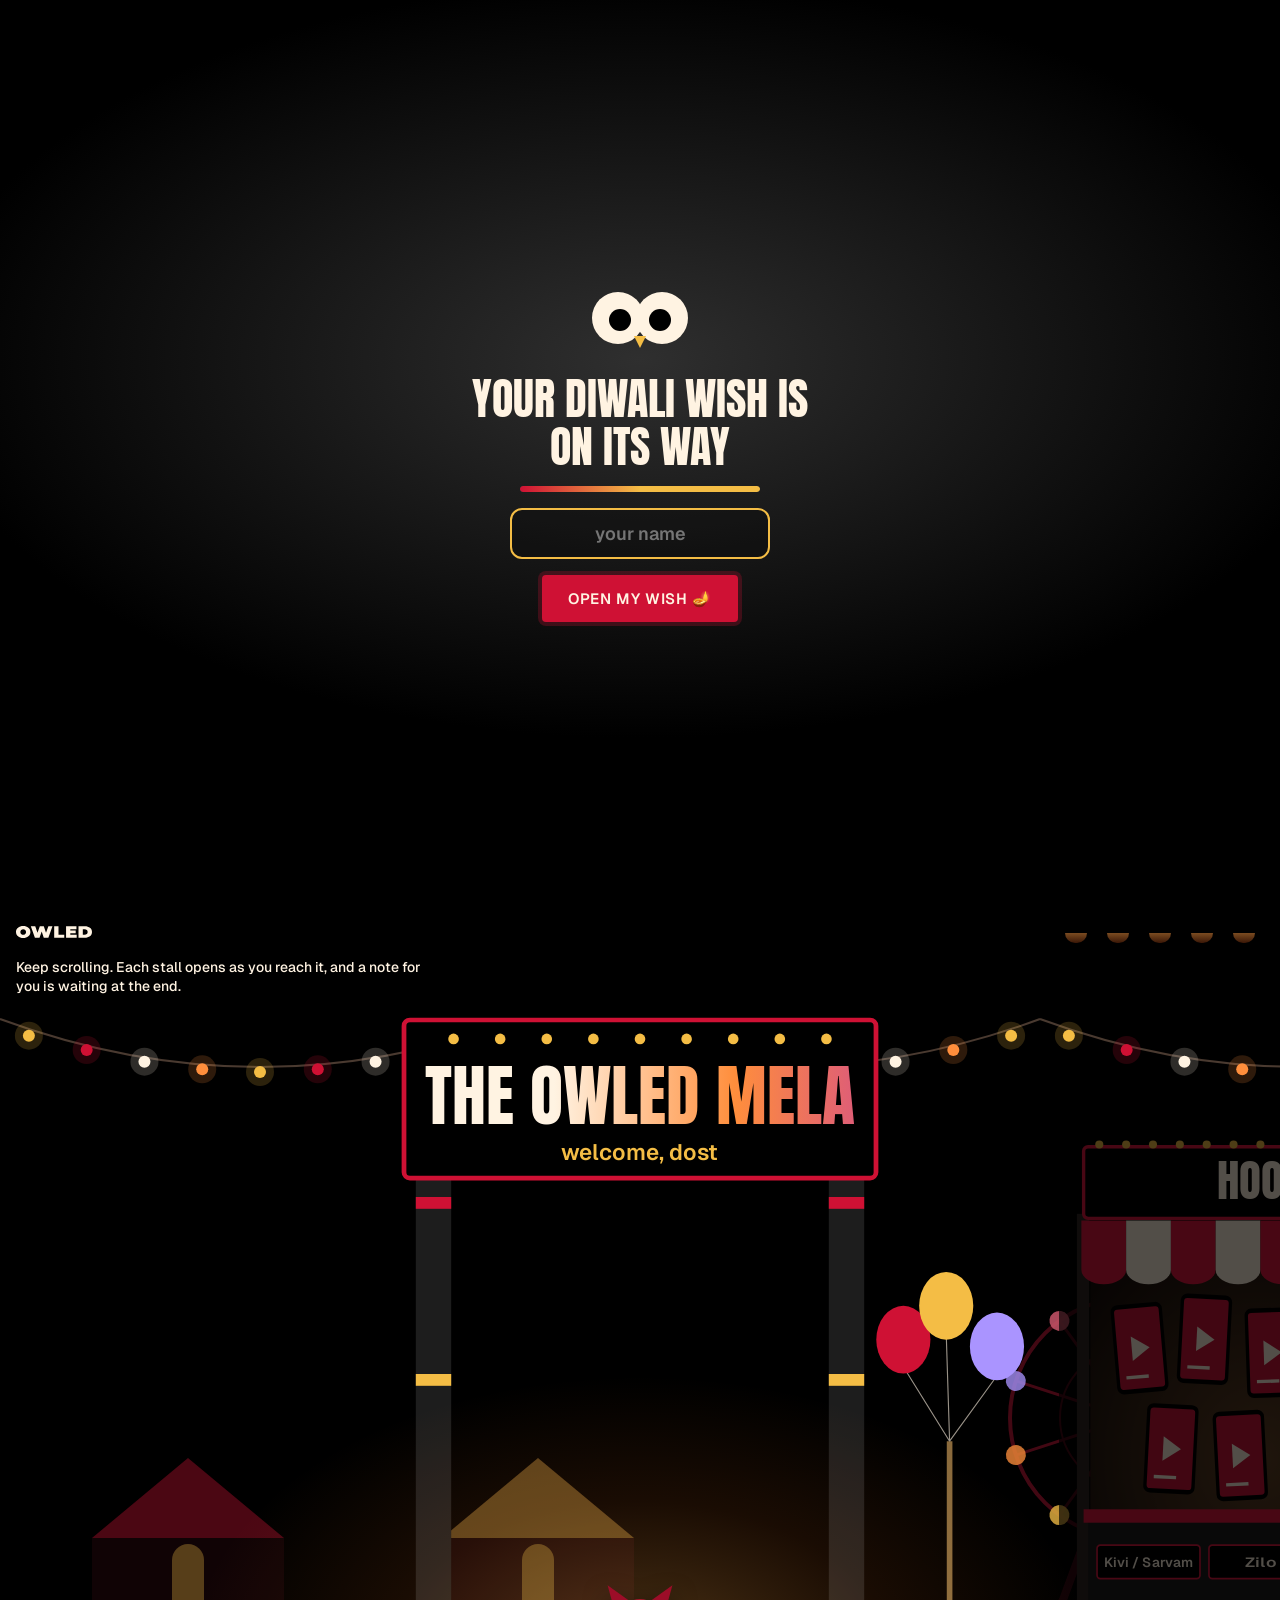
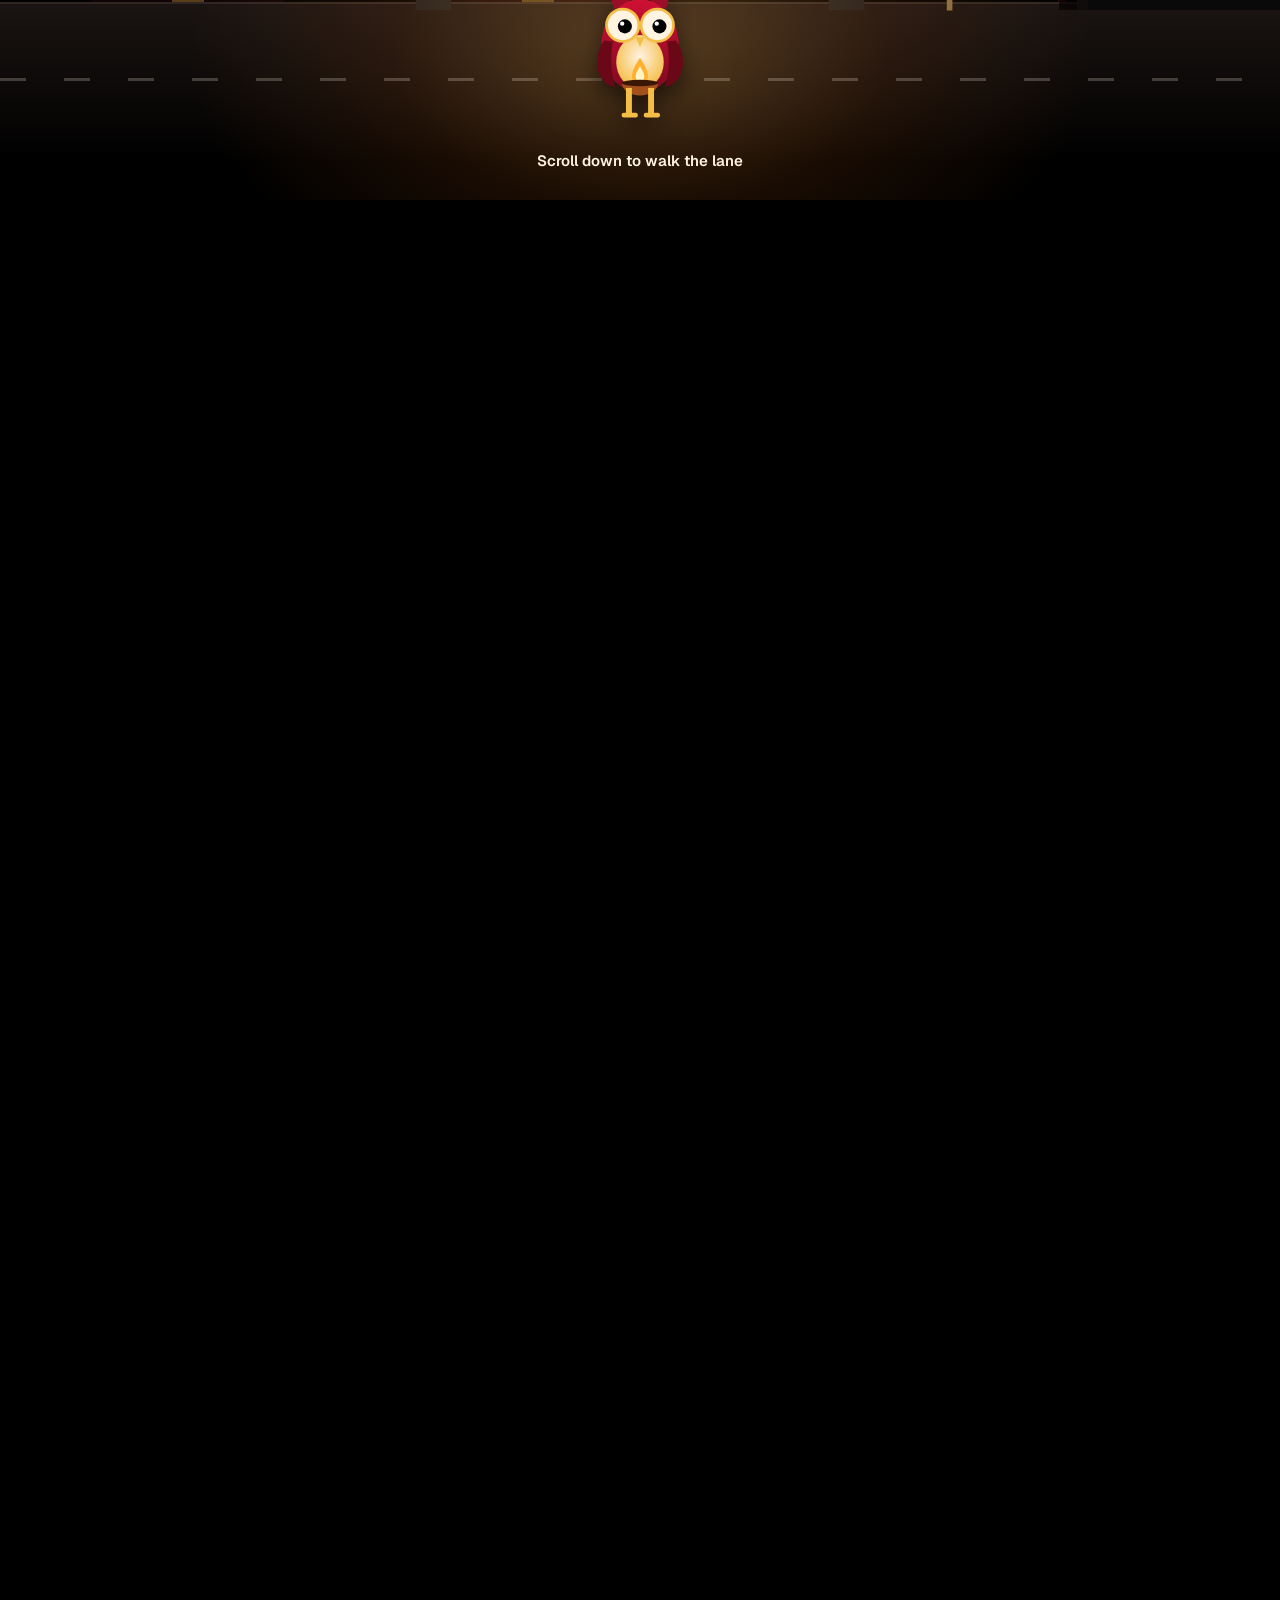
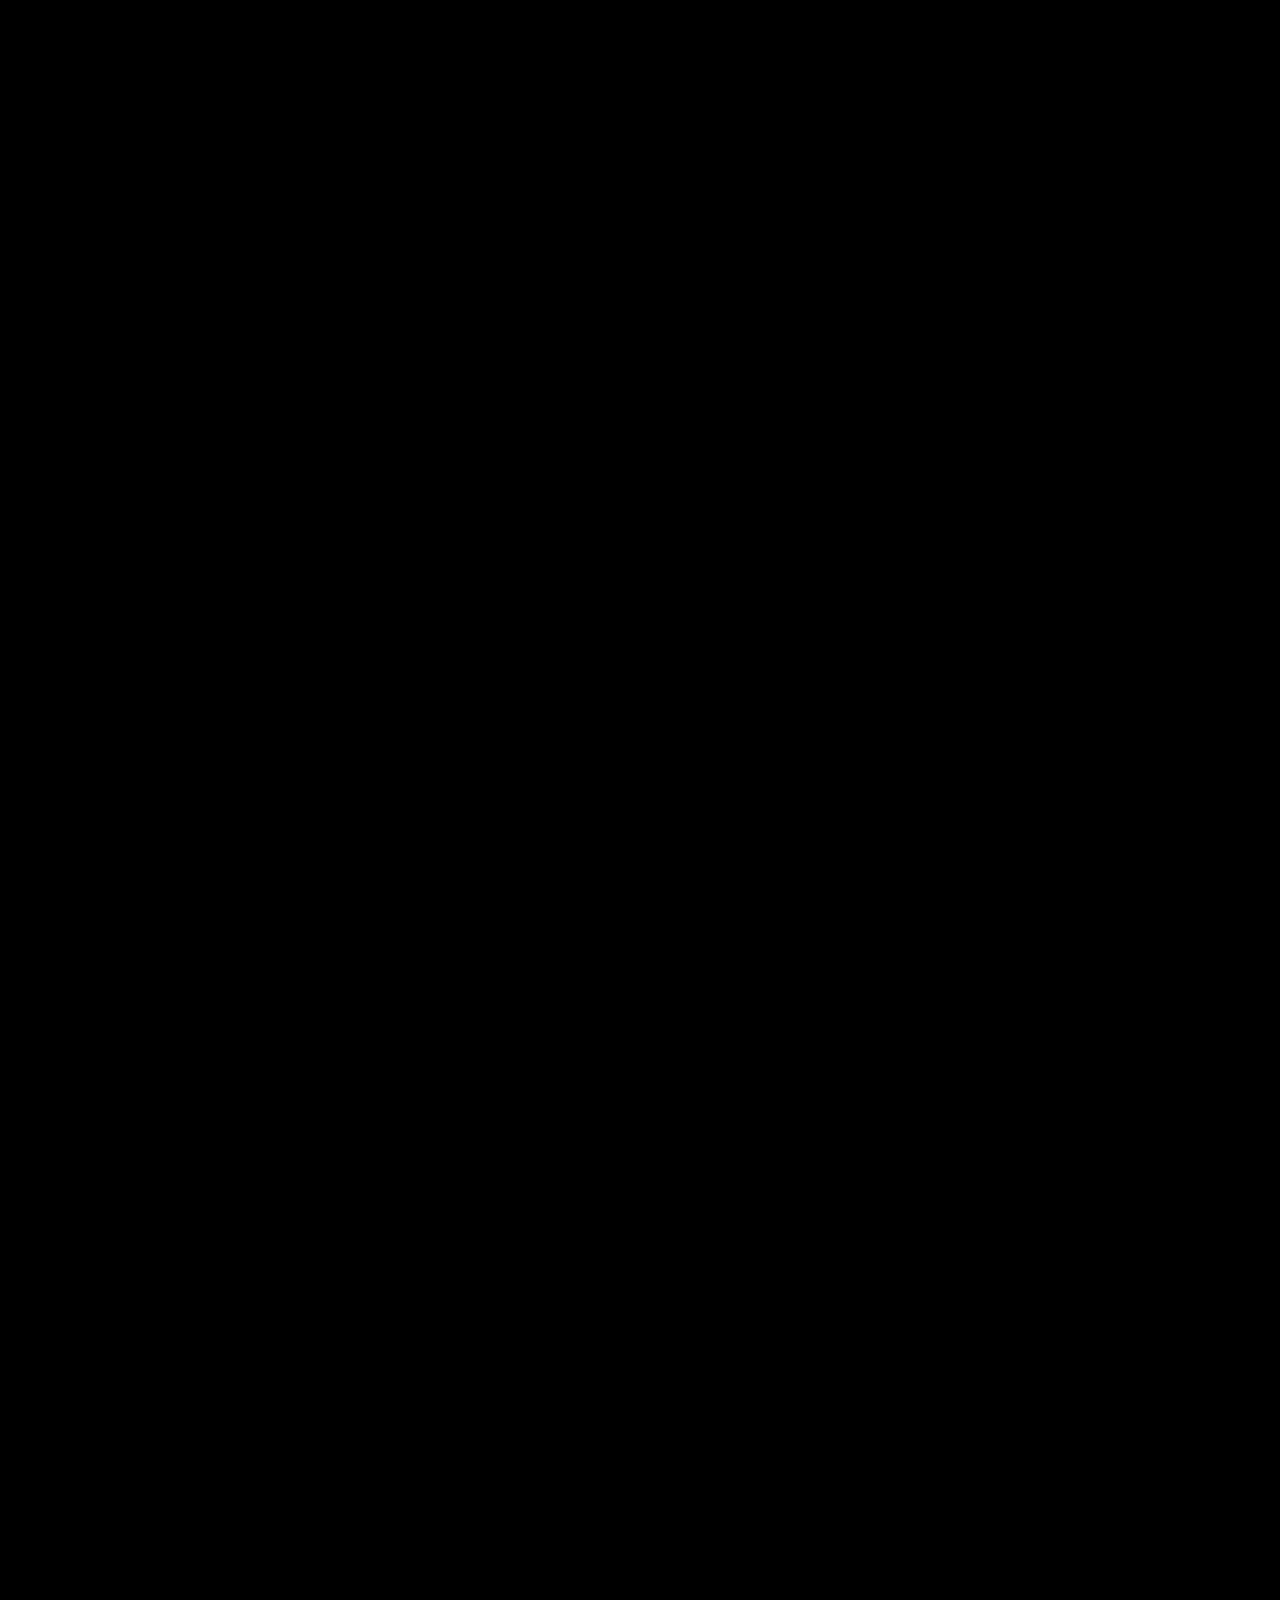
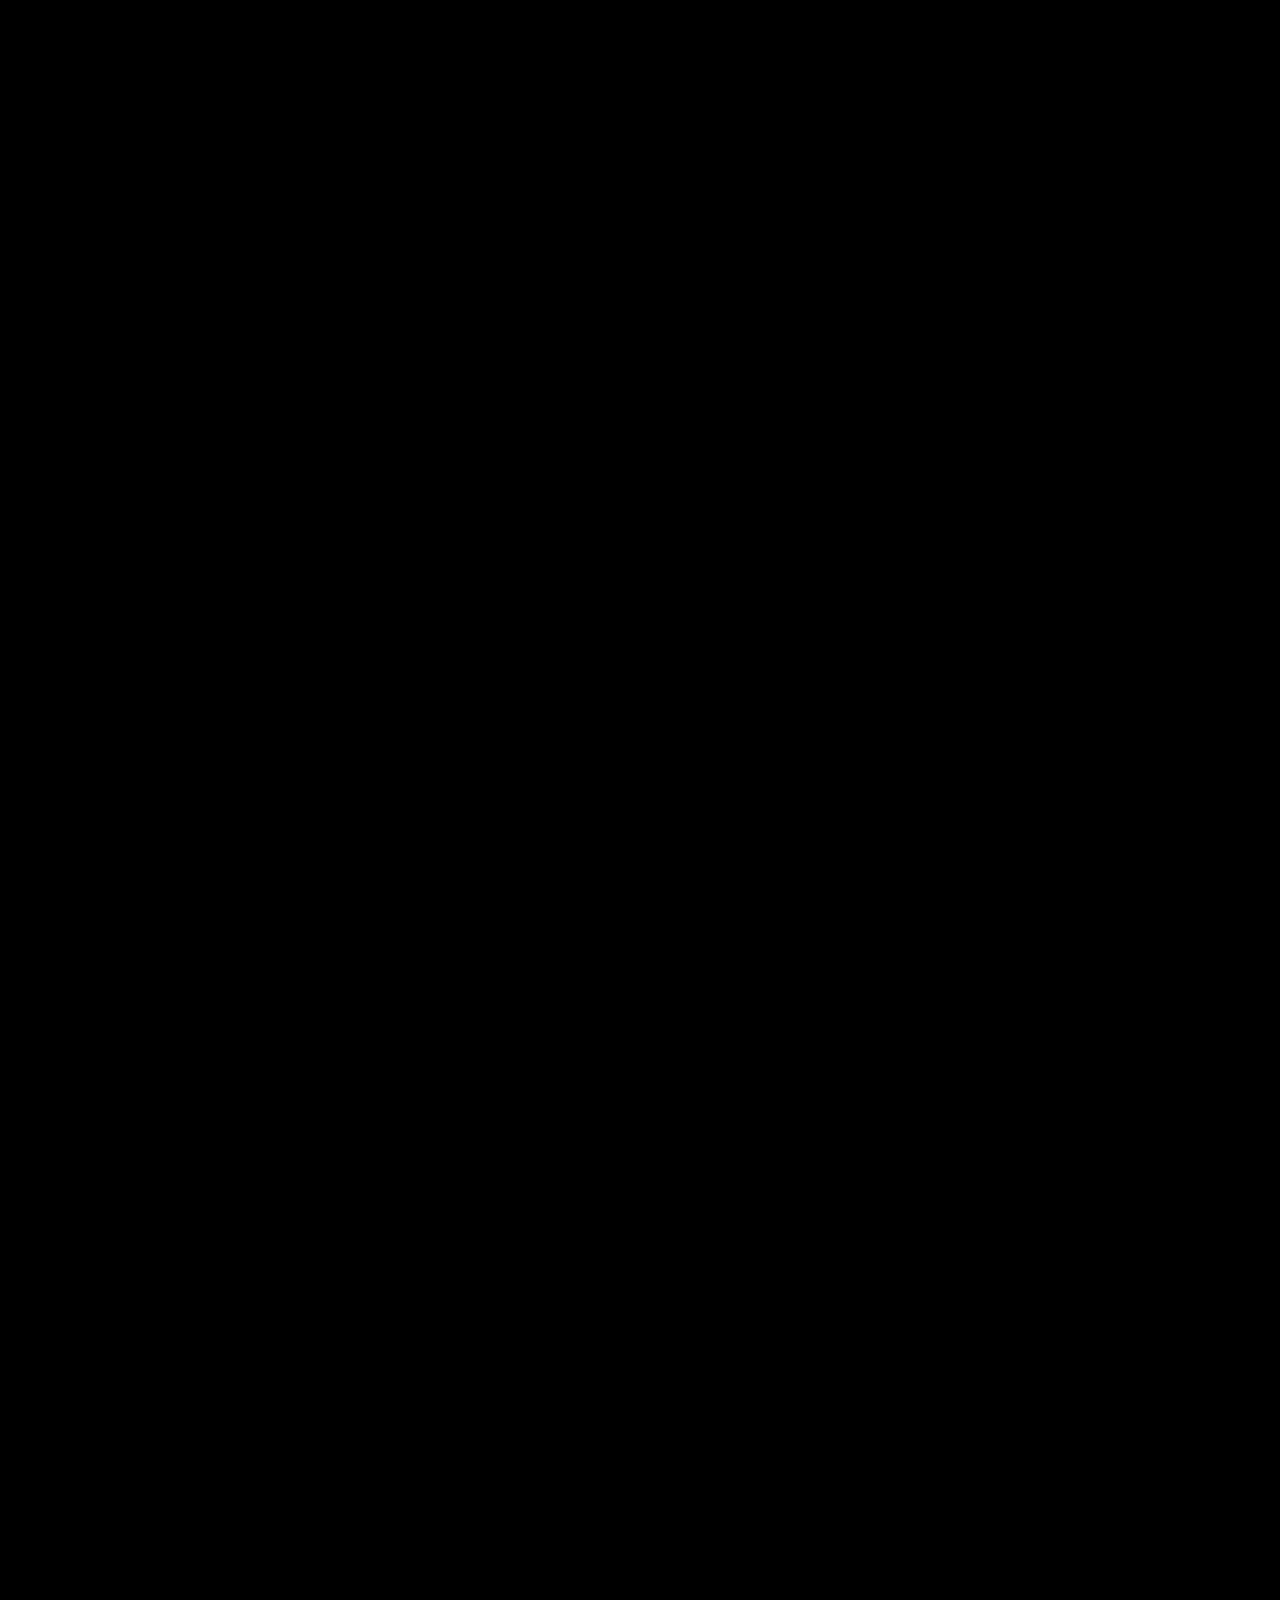
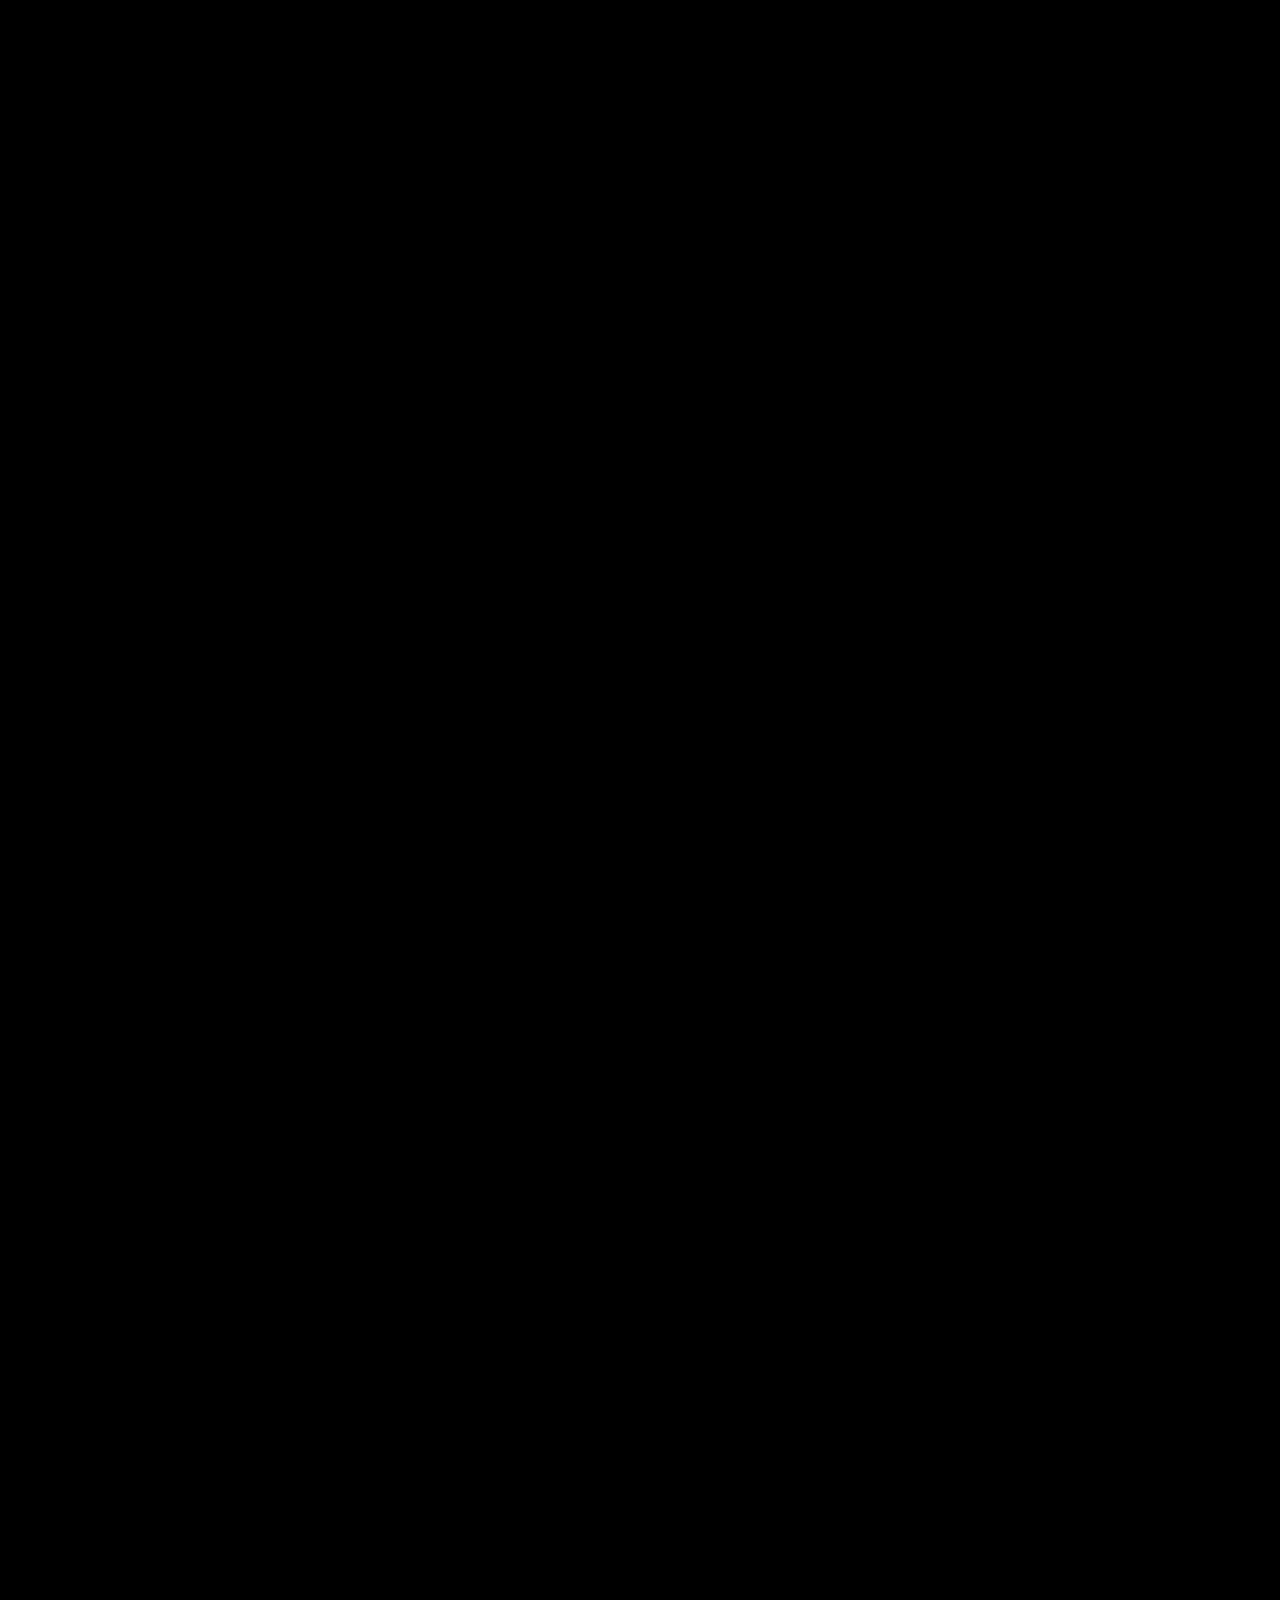
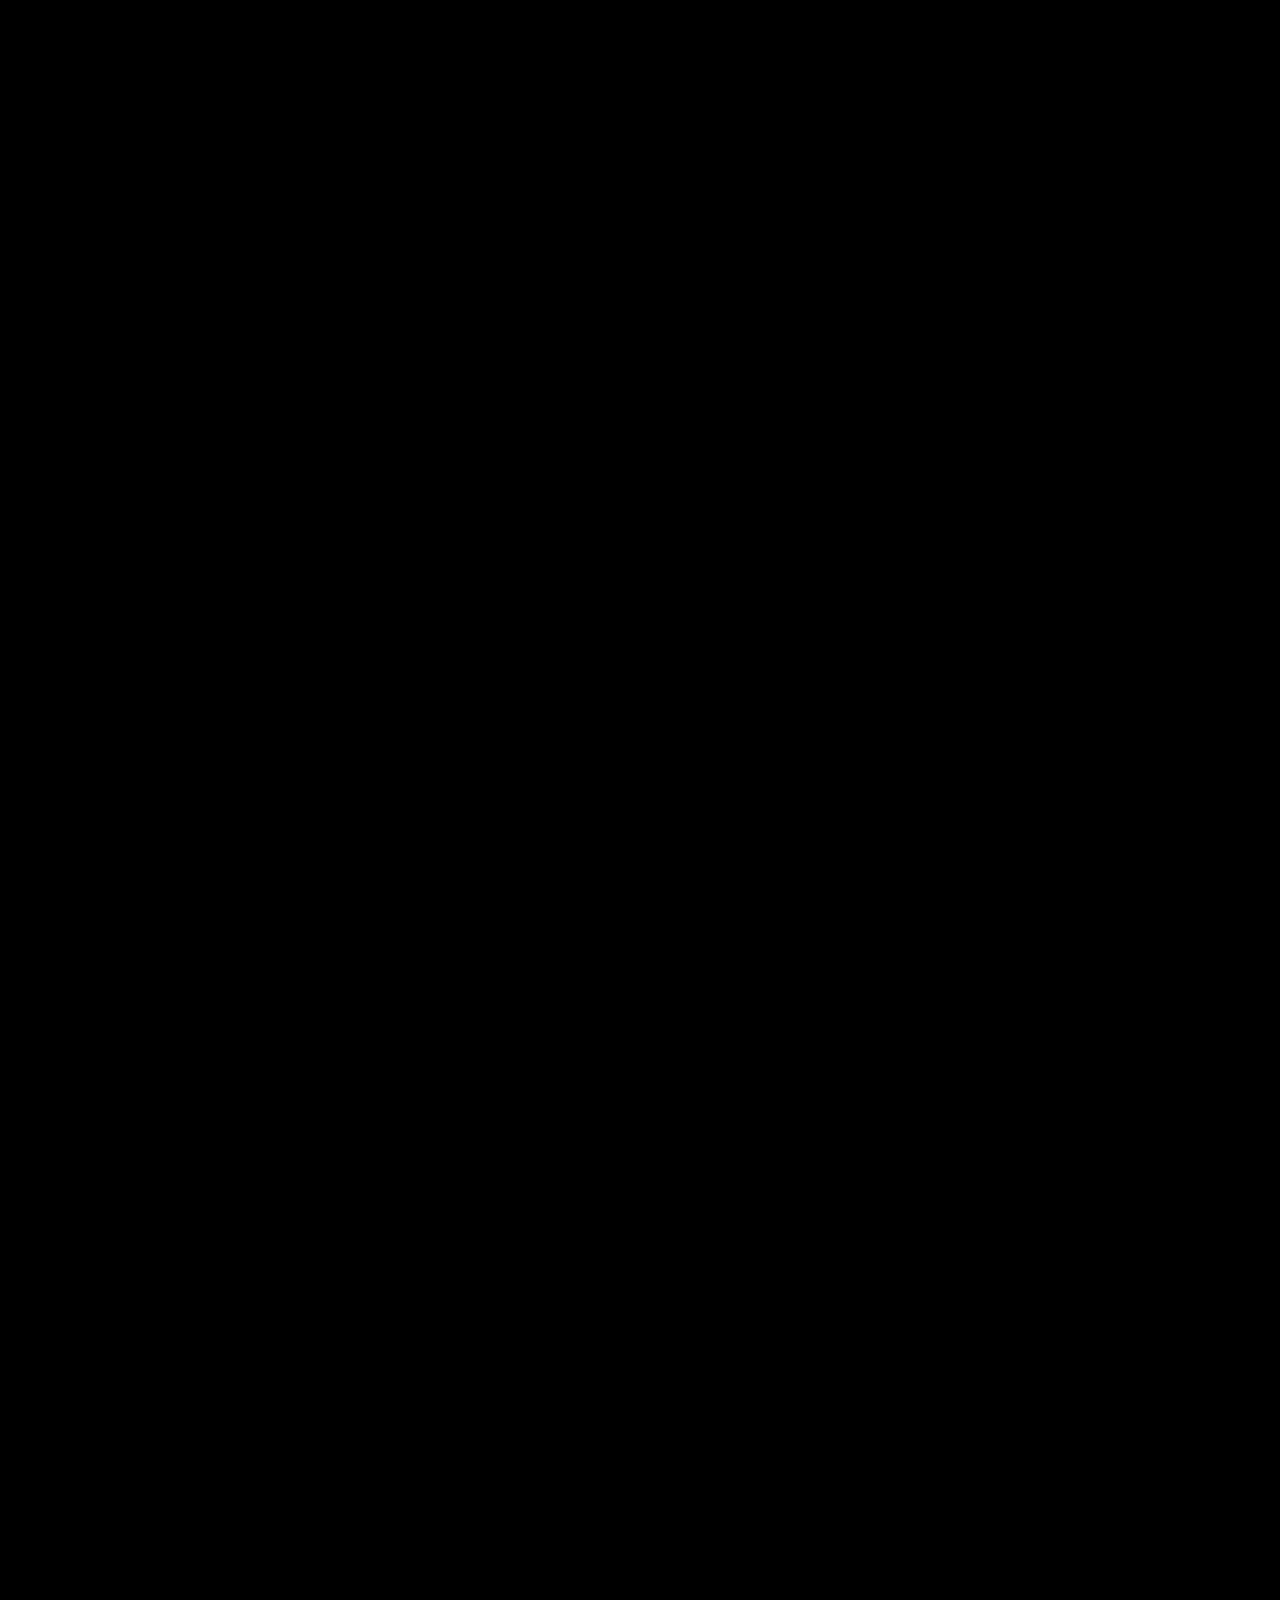
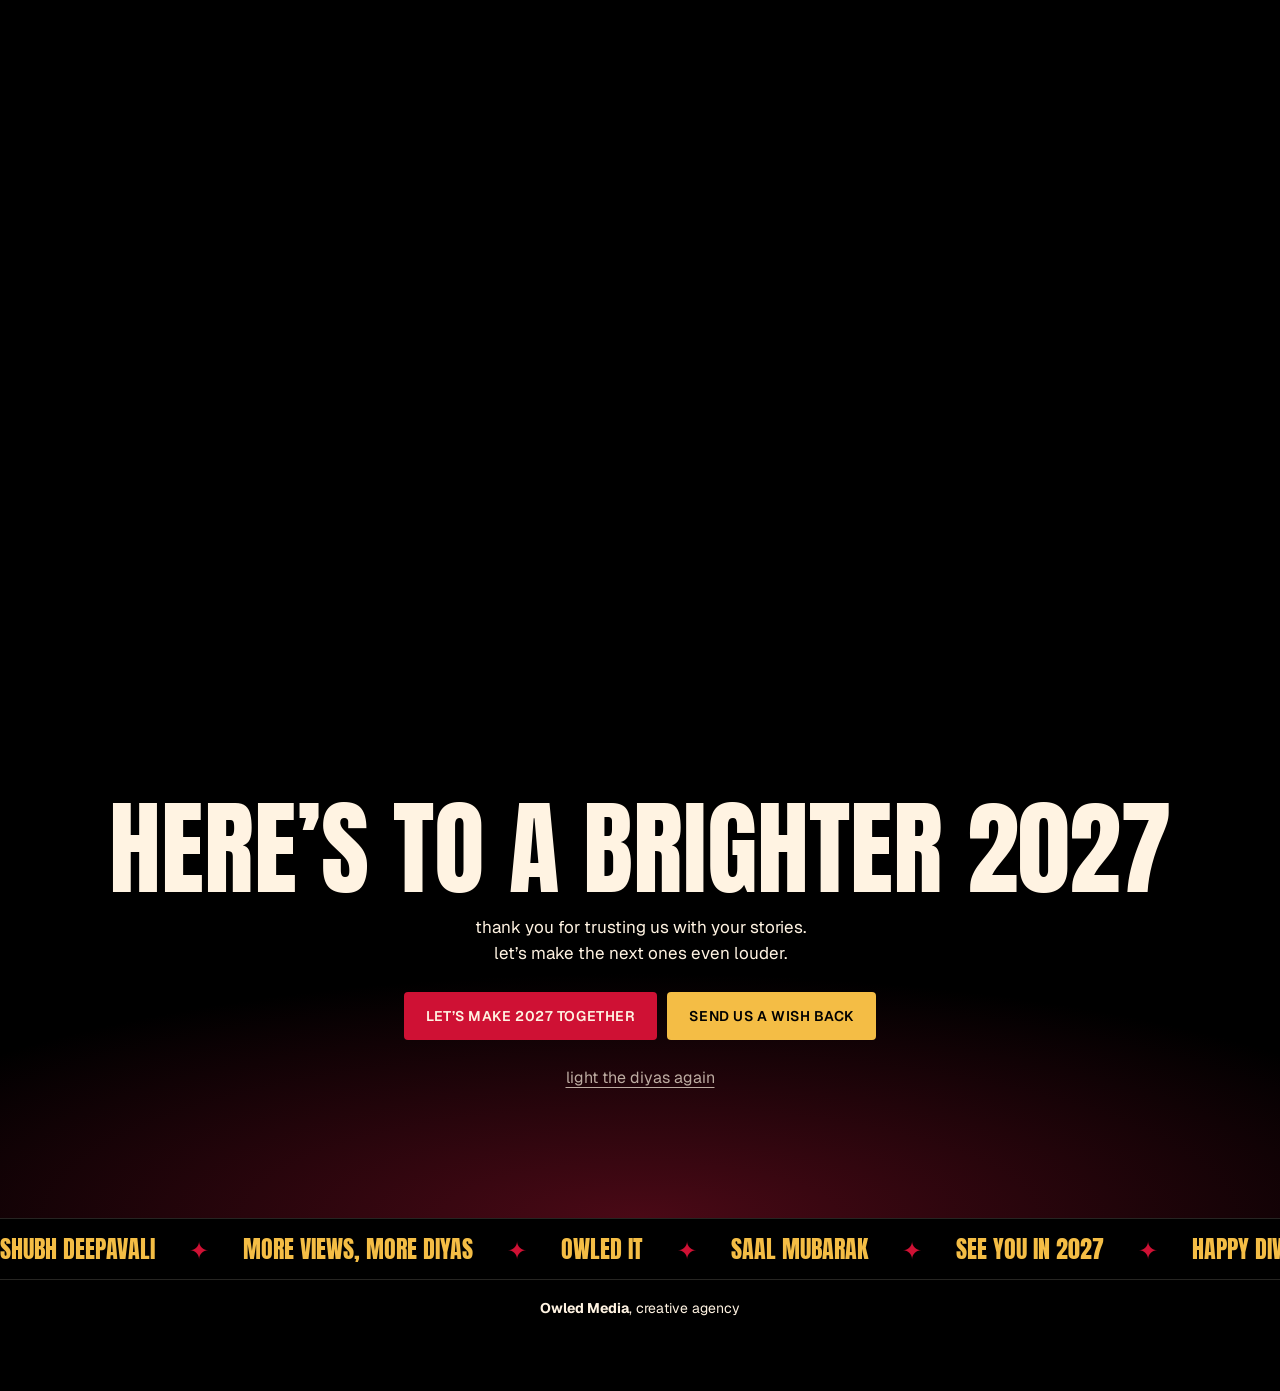
<file: index.html>
<!doctype html>
<html lang="en">
<head>
<meta charset="utf-8">
<meta name="viewport" content="width=device-width,initial-scale=1,viewport-fit=cover">
<title>Owled Media · Happy Diwali</title>
<meta name="description" content="A Diwali wish from Owled Media. Light five diyas, walk the Owled mela and open the note waiting at the end.">
<meta property="og:title" content="Aapke liye ek diya 🪔 · Owled Media">
<meta property="og:description" content="Light five diyas, walk the Owled mela and open the note waiting at the end.">
<meta property="og:type" content="website">
<meta property="og:image" content="assets/og.jpg">
<meta name="theme-color" content="#000000">
<link rel="preconnect" href="https://fonts.googleapis.com">
<link rel="preconnect" href="https://fonts.gstatic.com" crossorigin>
<link href="https://fonts.googleapis.com/css2?family=Anton&family=Geist:wght@400;500;600;700&display=swap" rel="stylesheet">
<link rel="stylesheet" href="css/palettes.css">
<link rel="stylesheet" href="css/style.css">
<script>try { history.scrollRestoration = 'manual'; } catch (e) {} window.scrollTo(0, 0);</script>
</head>
<body class="locked">

<!-- ═════════ loader: paints first, waits for fonts, then asks for one real tap (unlocks sound on phones) ═════════ -->
<div id="ldr" role="status" aria-live="polite">
  <div class="l-in">
    <svg class="l-owl" viewBox="0 0 120 80" aria-hidden="true">
      <circle cx="38" cy="40" r="26" style="fill:var(--cream)"/><circle cx="82" cy="40" r="26" style="fill:var(--cream)"/>
      <circle class="l-pupil" cx="40" cy="42" r="11" style="fill:var(--ink)"/><circle class="l-pupil" cx="80" cy="42" r="11" style="fill:var(--ink)"/>
      <path d="M54 58 L60 70 L66 58 Z" style="fill:var(--marigold)"/>
      <rect class="l-lid" x="8" y="10" width="104" height="0" style="fill:var(--night)"/>
    </svg>
    <p class="l-t" id="ldrT">your diwali wish is on its way</p>
    <div class="l-bar"><i id="ldrBar"></i></div>
    <p class="l-s" id="ldrS">waking up the owl…</p>
    <input class="l-name" id="ldrName" type="text" autocomplete="given-name" placeholder="your name" maxlength="32" aria-label="your name" hidden>
    <button class="l-go" id="ldrGo" type="button" hidden>open my wish 🪔</button>
  </div>
</div>

<!-- ═════════ the scene: the owl hands you a flame, you light five diyas, each one shows a number ═════════ -->
<section id="scene" aria-label="Light the diyas">
  <canvas id="sky" aria-hidden="true"></canvas>
  <div class="toran" id="toran" aria-hidden="true"></div>

  <div class="owl-wrap" id="owlWrap" aria-hidden="true">
    <svg class="owl" id="owl" viewBox="0 0 200 220">
      <defs>
        <radialGradient id="gBelly" cx="50%" cy="40%" r="60%"><stop offset="0" style="stop-color:var(--owl-belly-a)"/><stop offset="1" style="stop-color:var(--owl-belly-b)"/></radialGradient>
        <linearGradient id="gBody" x1="0" y1="0" x2="0" y2="1"><stop offset="0" style="stop-color:var(--owl-a)"/><stop offset="1" style="stop-color:var(--owl-b)"/></linearGradient>
        <clipPath id="eyeClip"><circle cx="68" cy="82" r="28"/><circle cx="132" cy="82" r="28"/></clipPath>
      </defs>
      <path class="ear l" d="M52 52 L40 8 L82 38 Z" style="fill:var(--owl-ear)"/>
      <path class="ear r" d="M148 52 L160 8 L118 38 Z" style="fill:var(--owl-ear)"/>
      <ellipse cx="100" cy="120" rx="72" ry="86" fill="url(#gBody)"/>
      <path class="wing l" d="M34 110 C 10 140, 18 190, 54 196 C 46 170, 44 140, 50 112 Z" style="fill:var(--owl-wing)"/>
      <path class="wing r" d="M166 110 C 190 140, 182 190, 146 196 C 154 170, 156 140, 150 112 Z" style="fill:var(--owl-wing)"/>
      <ellipse cx="100" cy="150" rx="44" ry="50" fill="url(#gBelly)"/>
      <g fill="none" style="stroke:var(--owl-mark)" stroke-width="3" stroke-linecap="round" opacity=".7">
        <path d="M82 132 q6 6 12 0"/><path d="M106 132 q6 6 12 0"/><path d="M76 150 q6 6 12 0"/><path d="M94 150 q6 6 12 0"/><path d="M112 150 q6 6 12 0"/><path d="M86 168 q6 6 12 0"/><path d="M104 168 q6 6 12 0"/>
      </g>
      <circle cx="68" cy="82" r="30" style="fill:var(--cream)"/><circle cx="132" cy="82" r="30" style="fill:var(--cream)"/>
      <circle cx="68" cy="82" r="30" fill="none" style="stroke:var(--marigold)" stroke-width="5"/><circle cx="132" cy="82" r="30" fill="none" style="stroke:var(--marigold)" stroke-width="5"/>
      <g id="pupils"><circle id="pL" cx="68" cy="84" r="13" style="fill:var(--ink)"/><circle id="pR" cx="132" cy="84" r="13" style="fill:var(--ink)"/>
        <circle id="gL" cx="63" cy="79" r="4" fill="#fff"/><circle id="gR" cx="127" cy="79" r="4" fill="#fff"/></g>
      <g id="lids" clip-path="url(#eyeClip)"><rect id="lidL" x="36" y="50" width="64" height="0" style="fill:var(--owl-ear)"/><rect id="lidR" x="100" y="50" width="64" height="0" style="fill:var(--owl-ear)"/></g>
      <path d="M92 104 L100 122 L108 104 Z" style="fill:var(--marigold)"/>
      <path d="M84 204 l-6 12 M92 204 l0 13 M100 204 l6 12 M108 204 l-6 12 M116 204 l0 13 M124 204 l6 12" style="stroke:var(--marigold)" stroke-width="5" stroke-linecap="round"/>
    </svg>
    <div class="diya src" id="src"><i class="bowl"></i><i class="fl"></i></div>
  </div>

  <div class="diyas" id="diyas"></div>

  <canvas id="fxc" aria-hidden="true"></canvas>
  <canvas id="night" aria-hidden="true"></canvas>
  <div class="carry" id="carry" aria-hidden="true"><i class="fl"></i></div>

  <div class="greet" id="greet">
    <p class="g-kick" id="gKick"></p>
    <h1 class="g-title" id="gTitle"></h1>
    <p class="g-lede" id="gLede"></p>
    <button class="btn pink" id="toMela" type="button">walk into the mela</button>
  </div>

  <div class="bottom">
    <p class="cap" id="cap" aria-live="polite"></p>
    <button class="auto" id="auto" type="button" hidden></button>
  </div>
</section>

<!-- ═════════ after the reveal ═════════ -->
<main id="mela">
  <section id="lane" aria-label="The Owled mela">
    <div class="stage" id="stage">
      <div class="sky" aria-hidden="true"></div>
      <div class="layer far" id="far" aria-hidden="true"></div>
      <div class="layer fore" id="fore" aria-hidden="true"></div>
      <div class="layer world" id="world"></div>
      <div class="pool" aria-hidden="true"></div>
      <div class="end-dim" id="endDim" aria-hidden="true"></div>
      <div class="stage-dim" id="stageDim" aria-hidden="true"></div>
      <div class="walker" id="walker" aria-hidden="true"></div>
      <div class="endcard" id="endcard">
        <div class="env-back" id="envBack" aria-hidden="true"><i class="env-flap" id="envFlap"></i></div>
        <article class="paper" id="paper" aria-labelledby="lTo">
          <span class="l-seal" aria-hidden="true"></span>
          <h3 id="lTo"></h3>
          <p class="l-body" id="lBody"></p>
          <p class="l-sign" id="lSign"></p>
          <div class="l-picks" id="lPicks" hidden><p>Made for you</p><div id="lPickList"></div></div>
          <button class="btn pink" id="shareBtn" type="button">share my diya card</button>
        </article>
        <div class="env-front" id="envFront" aria-hidden="true"></div>
      </div>

      <div class="hud">
        <img class="hud-logo" src="assets/owled-logo.svg" alt="OWLED" width="76" height="13">
        <div class="hud-diyas" id="hudDiyas"></div>
        <p class="hud-msg" id="huntMsg" aria-live="polite"></p>
      </div>
      <p class="walk-hint" id="walkHint"></p>
    </div>
  </section>

  <section class="outro" id="outro">
    <h2 class="sec-t" id="outroT"></h2>
    <p class="sec-s" id="outroL"></p>
    <div class="outro-btns">
      <a class="btn pink" id="mailBtn" href="#">let’s make 2027 together</a>
      <a class="btn gold" id="wishWa" href="#" target="_blank" rel="noopener">send us a wish back</a>
    </div>
    <button class="linkish" id="replay" type="button">light the diyas again</button>
  </section>

  <footer class="foot">
    <div class="foot-tick"><div class="row" id="tick"></div></div>
    <p class="foot-by"><b id="footBrand"></b>, <span id="footTag"></span></p>
  </footer>
</main>


<!-- work detail -->
<div class="modal" id="modal" hidden role="dialog" aria-modal="true" aria-labelledby="mTitle">
  <div class="m-card">
    <button class="m-x" id="mX" type="button" aria-label="Close">×</button>
    <div class="m-cover" id="mCover"></div>
    <div class="m-body">
      <p class="m-kick" id="mKick"></p>
      <h3 id="mTitle"></h3>
      <p class="m-meta" id="mMeta"></p>
      <p class="m-blurb" id="mBlurb"></p>
      <div class="m-acts"><a class="btn gold" id="mWatch" href="#" target="_blank" rel="noopener">watch it</a></div>
    </div>
    <button class="m-nav prev" id="mPrev" type="button" aria-label="Previous">‹</button>
    <button class="m-nav next" id="mNext" type="button" aria-label="Next">›</button>
  </div>
</div>

<button class="snd" id="snd" type="button" aria-label="Sound on" hidden>
  <svg viewBox="0 0 24 24"><path d="M4 9h4l5-4v14l-5-4H4z" fill="currentColor"/><path class="w" d="M16 8.5a5 5 0 0 1 0 7M18.5 6a8.5 8.5 0 0 1 0 12" stroke="currentColor" stroke-width="1.8" fill="none" stroke-linecap="round"/></svg>
</button>

<script src="data/site.js"></script>
<script src="data/work.js"></script>
<script src="data/clients.js"></script>
<script src="js/core.js"></script>
<script src="js/scene.js"></script>
<script src="js/art.js"></script>
<script src="js/mela.js"></script>
<script src="js/share.js"></script>
</body>
</html>
</file>
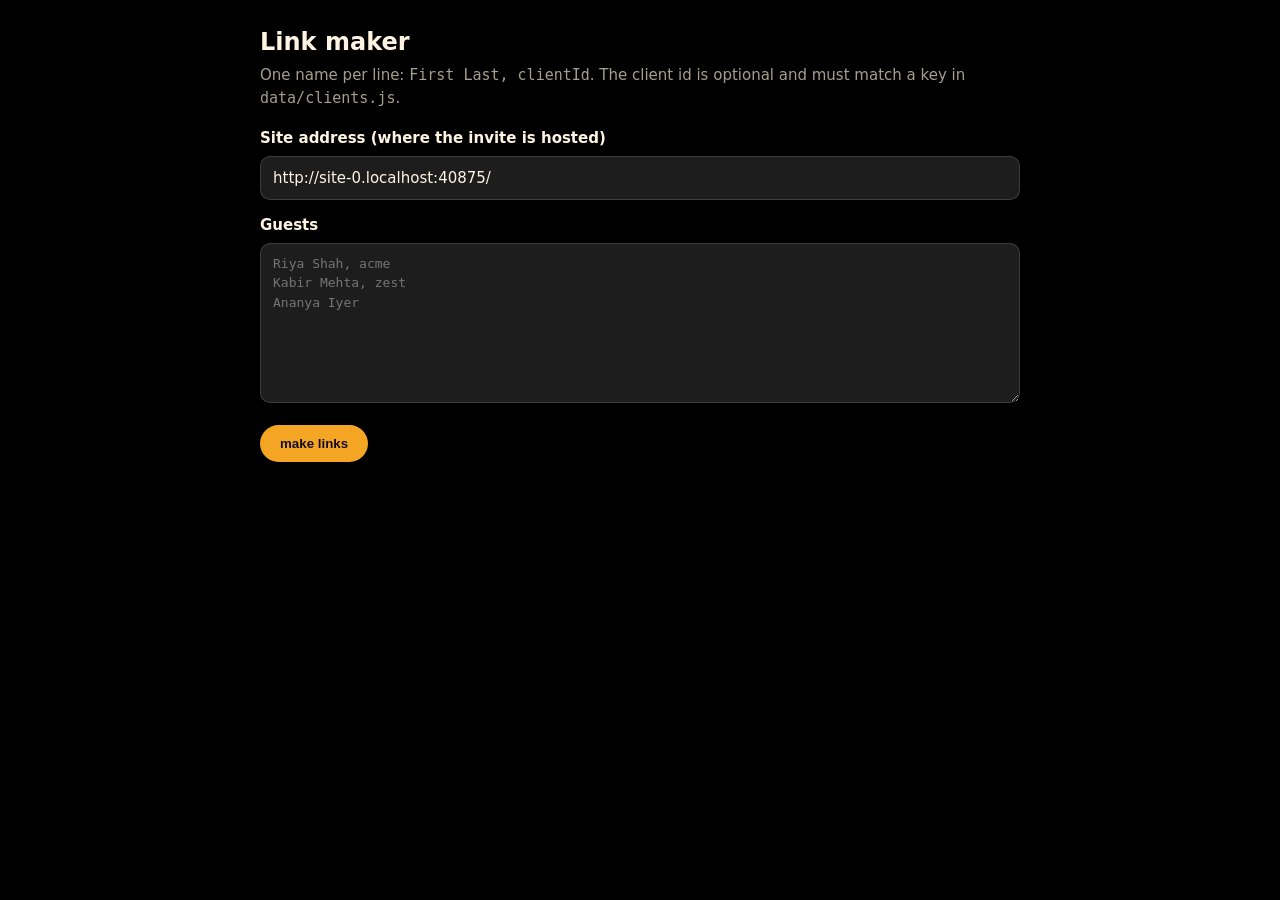
<file: tools/links.html>
<!doctype html>
<html lang="en">
<head>
<meta charset="utf-8">
<meta name="viewport" content="width=device-width,initial-scale=1">
<meta name="robots" content="noindex">
<title>Owled · Link Maker</title>
<style>
  :root { --bg: #000000; --card: #1d1d1d; --line: rgba(255,243,220,.15); --text: #fff3e2; --muted: rgba(255,243,220,.65); --accent: #f5a524; }
  @media (prefers-color-scheme: dark) { :root:not([data-theme="light"]) { --bg: #000000; } }
  :root[data-theme="dark"] { --bg: #000000; }
  * { box-sizing: border-box; }
  body { margin: 0; padding: 24px 16px 60px; background: var(--bg); color: var(--text); font: 15px/1.5 system-ui, sans-serif; }
  main { max-width: 760px; margin: 0 auto; }
  h1 { margin: 0 0 4px; font-size: 24px; }
  p { color: var(--muted); margin: 0 0 18px; }
  label { display: block; margin: 14px 0 6px; font-weight: 600; }
  input, textarea, select { width: 100%; padding: 10px 12px; border-radius: 10px; border: 1px solid var(--line); background: var(--card); color: var(--text); font: inherit; }
  textarea { min-height: 160px; font-family: ui-monospace, monospace; font-size: 13px; }
  button { margin-top: 16px; padding: 11px 20px; border: 0; border-radius: 99px; background: var(--accent); color: #140c22; font-weight: 700; cursor: pointer; }
  table { width: 100%; margin-top: 20px; border-collapse: collapse; font-size: 13px; }
  td, th { padding: 8px; border-bottom: 1px solid var(--line); text-align: left; vertical-align: top; word-break: break-all; }
  td button { margin: 0; padding: 6px 12px; font-size: 12px; }
</style>
</head>
<body>
<main>
  <h1>Link maker</h1>
  <p>One name per line: <code>First Last, clientId</code>. The client id is optional and must match a key in <code>data/clients.js</code>.</p>
  <label for="base">Site address (where the invite is hosted)</label>
  <input id="base" placeholder="https://your-site.pages.dev/">
  <label for="list">Guests</label>
  <textarea id="list" placeholder="Riya Shah, acme&#10;Kabir Mehta, zest&#10;Ananya Iyer"></textarea>
  <button id="make" type="button">make links</button>
  <table id="out" hidden><thead><tr><th>name</th><th>link</th><th></th></tr></thead><tbody></tbody></table>
</main>
<script>
  const base = document.getElementById('base'), list = document.getElementById('list'), out = document.getElementById('out'), tb = out.querySelector('tbody');
  try { base.value = localStorage.getItem('ow:base') || new URL('../', location.href).href; } catch (e) { base.value = ''; }
  document.getElementById('make').addEventListener('click', () => {
    try { localStorage.setItem('ow:base', base.value); } catch (e) {}
    const root = base.value.trim().replace(/\/?$/, '/');
    tb.replaceChildren();
    list.value.split('\n').map(l => l.trim()).filter(Boolean).forEach(line => {
      const [name, client] = line.split(',').map(s => (s || '').trim());
      const u = new URL(root); u.searchParams.set('name', name); if (client) u.searchParams.set('c', client.toLowerCase());
      const tr = document.createElement('tr');
      const a = document.createElement('td'); a.textContent = name + (client ? ` (${client})` : '');
      const b = document.createElement('td'); b.textContent = u.href;
      const c = document.createElement('td'); const btn = document.createElement('button'); btn.textContent = 'copy';
      btn.addEventListener('click', async () => { try { await navigator.clipboard.writeText(u.href); btn.textContent = 'copied'; } catch (e) { btn.textContent = 'select it'; } });
      c.appendChild(btn); tr.append(a, b, c); tb.appendChild(tr);
    });
    out.hidden = !tb.children.length;
  });
</script>
</body>
</html>
</file>
<file: css/palettes.css>
/* Every colour and font on the site lives here, taken from owledmedia.com.
   Mango Grotesque is OWLED's headline face. Anton is the closest free match. If you hold a web licence,
   add an @font-face for it and put 'Mango Grotesque' first in --display.
   The diya clay, the flame and the toran leaves stay natural. */
:root {
  --night: #000000; --night-warm: #170408; --night-2: #1d1d1d; --night-3: #2f2f2f; --night-glow: #4a0916; --veil: #000000;
  --marigold: #f4bd45; --gold: #f4bd45; --rani: #cf1134; --cream: #fff3e2; --ink: #000000; --tint: #aa94ff; --orange: #ff8e3c; --rose: #df5e76;
  --owl-a: #cf1134; --owl-b: #7d0a20; --owl-ear: #9c0d28; --owl-wing: #6a0818; --owl-belly-a: #fff3e2; --owl-belly-b: #f4bd45; --owl-mark: #c9861f;
  --stall-reels: #e0173f; --stall-films: #f4bd45; --stall-campaigns: #ff8e3c; --stall-creators: #aa94ff; --stall-design: #df5e76;
  --fw: 42/90 348/85 26/100 252/100 345/65;
  --display: 'Anton', Impact, 'Arial Narrow', sans-serif; --sans: 'Geist', system-ui, sans-serif;
}
</file>
<file: css/style.css>
/* Owled Media · Diwali 2026. It's a night-time story, so one dark look everywhere. Colours and fonts: css/palettes.css */
:root { --r: 18px; --gutter: 16px; }

* { box-sizing: border-box; margin: 0; padding: 0; }
html { -webkit-text-size-adjust: 100%; }
body { background: var(--night); color: var(--cream); font: 400 16px/1.5 var(--sans); overflow-x: clip; -webkit-font-smoothing: antialiased; }
body.locked { overflow: hidden; height: 100svh; }
img { display: block; max-width: 100%; }
button { font: inherit; color: inherit; }
[hidden] { display: none !important; }
:focus-visible { outline: 3px solid var(--gold); outline-offset: 3px; border-radius: 6px; }

/* ─────────── loader ─────────── */
#ldr { position: fixed; inset: 0; z-index: 100; display: grid; place-items: center; background: radial-gradient(80% 60% at 50% 40%, var(--night-3) 0%, var(--night) 70%); transition: opacity .6s, visibility 0s linear .6s; }
#ldr.out { opacity: 0; visibility: hidden; }
.l-in { display: flex; flex-direction: column; align-items: center; gap: 16px; padding: 0 24px; text-align: center; }
.l-owl { width: 120px; }
.l-owl .l-lid { animation: lblink 3.2s infinite; }
@keyframes lblink { 0%, 92%, 100% { height: 0; } 95% { height: 60px; } }
.l-t { font: 400 clamp(30px, 8vw, 44px)/1.1 var(--display); color: var(--cream); max-width: 16ch; text-transform: uppercase; }
.l-bar { width: min(240px, 70vw); height: 6px; border-radius: 99px; background: color-mix(in srgb, var(--cream) 12%, transparent); overflow: hidden; }
.l-bar i { display: block; height: 100%; width: 0; border-radius: inherit; background: linear-gradient(90deg, var(--rani), var(--marigold), var(--gold)); transition: width .3s ease; }
.l-s { font-size: 13px; letter-spacing: .16em; text-transform: uppercase; opacity: .6; }
.l-name { width: min(260px, 80vw); padding: 12px 16px; border: 2px solid var(--marigold); border-radius: 12px; background: rgba(0,0,0,.25); color: var(--cream); text-align: center; font: 600 18px var(--sans); outline: none; }
.l-name.bad { animation: shake .35s; }
@keyframes shake { 25% { transform: translateX(-6px); } 75% { transform: translateX(6px); } }
.l-go { border: 0; cursor: pointer; padding: 14px 26px; border-radius: 4px; background: var(--rani); color: var(--cream); font: 600 15px var(--sans); text-transform: uppercase; letter-spacing: .04em; box-shadow: 0 0 0 4px color-mix(in srgb, var(--rani) 25%, transparent); animation: pulse 2s ease-in-out infinite; }
@keyframes pulse { 50% { box-shadow: 0 0 0 9px color-mix(in srgb, var(--rani) 12%, transparent), 0 10px 40px color-mix(in srgb, var(--rani) 55%, transparent); } }

/* ─────────── the scene ─────────── */
#scene { position: relative; height: 100svh; min-height: 560px; overflow: hidden; isolation: isolate; touch-action: none; user-select: none; -webkit-user-select: none;
  background: radial-gradient(120% 70% at 50% 100%, var(--night-glow) 0%, var(--night-warm) 45%, var(--night) 100%); }
body.revealed #scene { touch-action: auto; }
#sky, #fxc, #night { position: absolute; inset: 0; width: 100%; height: 100%; pointer-events: none; }
#sky { z-index: 0; }
#fxc { z-index: 6; }
#night { z-index: 5; transition: opacity 1.4s ease; }
body.revealed #night { opacity: 0; }

.toran { position: absolute; left: 0; right: 0; top: 0; height: 70px; z-index: 2; pointer-events: none; }
.toran .str { position: absolute; left: 0; right: 0; top: 10px; height: 2px; background: linear-gradient(90deg, #2e7a3c, #4f9a4a, #2e7a3c); }
.toran .fl { position: absolute; top: 4px; width: 22px; height: 22px; border-radius: 50%; transform-origin: 50% 0; animation: sway var(--sw) ease-in-out var(--d) infinite alternate;
  background: radial-gradient(circle at 40% 35%, #ffe08a, var(--marigold) 55%, #c4560a); box-shadow: 0 2px 4px rgba(0,0,0,.35); }
.toran .fl:nth-child(3n) { background: radial-gradient(circle at 40% 35%, color-mix(in srgb, var(--rani), #fff 60%), var(--rani) 55%, color-mix(in srgb, var(--rani), #000 35%)); }
.toran .lf { position: absolute; top: 12px; width: 12px; height: 26px; border-radius: 0 100% 0 100%; background: linear-gradient(#5fae4e, #2e7a3c); transform-origin: 50% 0; animation: sway var(--sw) ease-in-out var(--d) infinite alternate; }
@keyframes sway { from { rotate: -6deg; } to { rotate: 6deg; } }

.owl-wrap { position: absolute; left: 50%; top: 14%; z-index: 3; width: clamp(130px, 30vw, 200px); transform: translateX(-50%); }
.owl { width: 100%; height: auto; overflow: visible; filter: drop-shadow(0 18px 24px rgba(0,0,0,.45)); animation: owlbob 3.4s ease-in-out infinite; }
@keyframes owlbob { 50% { transform: translateY(-6px) rotate(-1deg); } }
.owl .wing { transform-box: fill-box; }
.owl .wing.l { transform-origin: 100% 0; } .owl .wing.r { transform-origin: 0 0; }
body.revealed .owl .wing.l { animation: flapL .45s ease-in-out 4 alternate; }
body.revealed .owl .wing.r { animation: flapR .45s ease-in-out 4 alternate; }
@keyframes flapL { to { transform: rotate(28deg); } } @keyframes flapR { to { transform: rotate(-28deg); } }
#lidL, #lidR { transition: height .09s; }
.owl.blink #lidL, .owl.blink #lidR { height: 64px; }
.owl.happy #lidL, .owl.happy #lidR { height: 34px; }

/* a diya: clay bowl + oil + a flame that grows in when lit */
.diya { position: relative; display: block; width: 64px; height: 40px; border: 0; padding: 0; background: none; }
.diya .bowl { position: absolute; left: 0; right: 0; bottom: 0; height: 26px; border-radius: 0 0 40px 40px / 0 0 26px 26px;
  background: linear-gradient(#e08a3c, #a4501c 60%, #6a2a0c); box-shadow: inset 0 3px 0 rgba(255,220,170,.35), 0 6px 12px rgba(0,0,0,.5); }
.diya .bowl::before { content: ''; position: absolute; left: 6px; right: 6px; top: -4px; height: 9px; border-radius: 50%; background: #3a1606; box-shadow: inset 0 2px 3px rgba(0,0,0,.6); }
.diya .bowl::after { content: ''; position: absolute; left: 12px; right: 12px; bottom: 5px; height: 4px; border-radius: 4px; background: repeating-linear-gradient(90deg, var(--gold) 0 4px, transparent 4px 8px); opacity: .55; }
.diya .fl { position: absolute; left: 50%; bottom: 20px; width: 20px; height: 40px; margin-left: -10px; border-radius: 50% 50% 46% 46% / 66% 66% 34% 34%; transform-origin: 50% 92%;
  background: radial-gradient(ellipse 50% 60% at 50% 74%, #fffef2 0, #fff1b0 28%, #ffc94d 52%, #ff8a1e 78%, #e8500f 100%);
  box-shadow: 0 0 22px 6px rgba(255,170,60,.55); opacity: 0; transform: scale(.2); transition: opacity .3s, transform .5s cubic-bezier(.2,1.7,.4,1); }
.slot.lit .diya .fl { opacity: 1; transform: scale(1); animation: flick 1s ease-in-out infinite alternate; }
.slot:nth-child(2n).lit .diya .fl { animation-duration: 1.3s; }
@keyframes flick { 0% { transform: scale(1, 1) rotate(-2deg); } 50% { transform: scale(.94, 1.08) rotate(2deg); } 100% { transform: scale(1.04, .95) rotate(-1deg); } }
.diya.src { position: absolute; left: 50%; bottom: -26px; margin-left: -32px; cursor: grab; }
.diya.src .fl { opacity: 1; transform: scale(1); animation: flick 1.1s ease-in-out infinite alternate; }
.diya.src.empty .fl { opacity: .35; transform: scale(.6); }

.diyas { position: absolute; left: 50%; bottom: 20%; z-index: 4; display: flex; gap: clamp(12px, calc((100vw - 352px) / 4), 116px); transform: translateX(-50%); }
.diyas .slot { position: relative; display: flex; flex-direction: column; align-items: center; }
.diyas .slot:nth-child(2), .diyas .slot:nth-child(4) { transform: translateY(-18px); }
.diyas .slot:nth-child(3) { transform: translateY(-30px); }
.diyas .slot .diya { cursor: pointer; }
.diyas .ring { position: absolute; left: 50%; bottom: 6px; width: 74px; height: 74px; margin-left: -37px; border-radius: 50%; border: 2px dashed color-mix(in srgb, var(--gold) 55%, transparent); animation: spin 8s linear infinite; pointer-events: none; transition: opacity .3s; }
.slot.lit .ring { opacity: 0; }
@keyframes spin { to { rotate: 360deg; } }
.stat { position: absolute; bottom: 100%; margin-bottom: 52px; width: max-content; max-width: 110px; text-align: center; opacity: 0; transform: translateY(10px) scale(.9); transition: opacity .5s, transform .6s cubic-bezier(.2,1.5,.4,1); pointer-events: none; }
.slot.lit .stat { opacity: 1; transform: none; }
.stat::before { content: ''; position: absolute; left: 50%; top: -14px; z-index: -1; width: 130px; height: 84px; margin-left: -65px; border-radius: 50%; background: radial-gradient(closest-side, rgba(255,190,80,.42), rgba(255,190,80,0)); opacity: 0; pointer-events: none; }
.slot.lit .stat::before { animation: statGlow 1.3s ease-out forwards; }
.slot.landed .stat b { animation: statLand .55s cubic-bezier(.2,1.6,.4,1); }
.stat span { opacity: 0; }
.slot.lit .stat span { opacity: .85; transition: opacity .5s .3s; }
@keyframes statGlow { 0% { opacity: 0; transform: scale(.4); } 55% { opacity: 1; transform: scale(1.1); } 100% { opacity: .6; transform: scale(1); } }
@keyframes statLand { 0% { transform: scale(1); } 35% { transform: scale(1.2); text-shadow: 0 0 30px rgba(255,214,130,.95); } 100% { transform: scale(1); } }
.stat b { display: block; font: 400 clamp(22px, 5.8vw, 38px)/1 var(--display); color: var(--gold); text-shadow: 0 0 18px rgba(255,190,80,.6); }
.stat span { display: block; margin-top: 4px; font-size: clamp(10px, 2.6vw, 13px); line-height: 1.2; letter-spacing: .04em; }
body.revealed .diyas { transition: transform 1s cubic-bezier(.6,0,.3,1), opacity 1s; transform: translateX(-50%) translateY(16vh) scale(.72); opacity: .45; }
body.revealed .diyas .slot.lit .stat { opacity: 0; }

.carry { position: absolute; left: 0; top: 0; z-index: 7; width: 20px; height: 40px; pointer-events: none; opacity: 0; transition: opacity .2s; }
.carry.on { opacity: 1; }
.carry .fl { position: absolute; inset: 0; border-radius: 50% 50% 46% 46% / 66% 66% 34% 34%; transform-origin: 50% 92%; animation: flick .8s ease-in-out infinite alternate;
  background: radial-gradient(ellipse 50% 60% at 50% 74%, #fffef2 0, #fff1b0 28%, #ffc94d 52%, #ff8a1e 78%, #e8500f 100%); box-shadow: 0 0 26px 8px rgba(255,170,60,.6); }

.greet { position: absolute; left: 50%; top: 50%; z-index: 8; width: min(640px, calc(100% - 2 * var(--gutter))); transform: translate(-50%, -40%); text-align: center; opacity: 0; pointer-events: none; transition: opacity .9s .5s, transform 1.1s cubic-bezier(.2,1,.3,1) .5s; }
body.revealed .greet { opacity: 1; transform: translate(-50%, -30%); pointer-events: auto; }
body.revealed .owl-wrap { transition: top 1s cubic-bezier(.6,0,.3,1), width 1s; top: 4%; width: clamp(96px, 20vw, 140px); }
.g-kick { font-size: 13px; letter-spacing: .2em; text-transform: uppercase; color: var(--marigold); }
.g-title { margin: 8px 0 12px; font: 400 clamp(54px, 15vw, 112px)/1 var(--display); text-transform: uppercase; text-wrap: balance; background: linear-gradient(95deg, var(--cream) 35%, var(--orange) 70%, var(--rose)); -webkit-background-clip: text; background-clip: text; color: transparent; }
.g-lede { font-size: clamp(16px, 4vw, 20px); opacity: .9; text-wrap: balance; }
.greet .btn { margin-top: 22px; }

.bottom { position: absolute; left: 0; right: 0; bottom: calc(env(safe-area-inset-bottom) + 18px); z-index: 9; display: flex; flex-direction: column; align-items: center; gap: 10px; padding: 0 var(--gutter); text-align: center; }
.cap { min-height: 24px; font: 600 clamp(15px, 4vw, 18px) var(--sans); letter-spacing: .02em; transition: opacity .25s; }
.cap.swap { opacity: 0; }
.auto { border: 1px solid color-mix(in srgb, var(--cream) 35%, transparent); background: color-mix(in srgb, var(--night) 60%, transparent); padding: 8px 16px; border-radius: 99px; cursor: pointer; font-size: 14px; backdrop-filter: blur(6px); }
body.revealed .bottom { opacity: 0; pointer-events: none; transition: opacity .4s; }

/* ─────────── buttons ─────────── */
.btn { display: inline-flex; align-items: center; justify-content: center; gap: 8px; min-height: 48px; padding: 12px 22px; border: 0; border-radius: 4px; cursor: pointer; text-decoration: none; font: 600 14px var(--sans); text-transform: uppercase; letter-spacing: .04em; transition: transform .15s, box-shadow .2s; }
.btn:hover { transform: translateY(-2px); }
.btn:active { transform: translateY(1px) scale(.98); }
.btn.gold { background: var(--marigold); color: var(--ink); }
.btn.pink { background: var(--rani); color: var(--cream); }
.btn.ghost { background: transparent; color: var(--cream); box-shadow: inset 0 0 0 1.5px color-mix(in srgb, var(--cream) 55%, transparent); }
.linkish { border: 0; background: none; cursor: pointer; color: var(--cream); opacity: .7; text-decoration: underline; text-underline-offset: 4px; padding: 8px; }

/* ─────────── the mela: a dark lane that lights up around the owl's flame ─────────── */
#mela { position: relative; background: var(--night); }
#lane { position: relative; }
.stage { position: sticky; top: 0; height: 100svh; overflow: hidden; background: var(--night); touch-action: pan-y; user-select: none; -webkit-user-select: none; cursor: grab; }
.stage.drag { cursor: grabbing; }
.sky { position: absolute; inset: 0; background: radial-gradient(90% 45% at 50% 82%, var(--night-glow), transparent 75%),
  radial-gradient(1px 1px at 12% 18%, var(--cream), transparent), radial-gradient(1px 1px at 34% 9%, var(--cream), transparent), radial-gradient(1.5px 1.5px at 58% 21%, var(--cream), transparent), radial-gradient(1px 1px at 76% 12%, var(--cream), transparent), radial-gradient(1.5px 1.5px at 91% 27%, var(--cream), transparent), radial-gradient(1px 1px at 24% 33%, var(--cream), transparent), radial-gradient(1px 1px at 67% 36%, var(--cream), transparent); }
.layer { position: absolute; left: 0; top: 0; bottom: 0; will-change: transform; }
.layer svg { display: block; overflow: visible; }
.far > *, .world > *, .fore > * { position: absolute; }
.ground { left: 0; bottom: 0; background: linear-gradient(#1a1412, #000 80%); border-top: 2px solid #2f2622; }
.ground::after { content: ''; position: absolute; left: 0; right: 0; top: 38%; height: 3px; background: repeating-linear-gradient(90deg, color-mix(in srgb, var(--cream) 22%, transparent) 0 26px, transparent 26px 64px); }
.far svg { opacity: .9; }
.wheel-spin { transform-box: fill-box; transform-origin: center; animation: spin 60s linear infinite; }

/* shops */
.shop { padding: 0; border: 0; background: none; cursor: pointer; color: inherit; --near: 0; display: block; }
.shop svg { width: 100%; height: auto; }
.shop .dim { fill: #000; opacity: calc(.68 - .68 * var(--near)); pointer-events: none; }
.shop .sign-t, .arch-t { font-family: var(--display); text-transform: uppercase; }
.shop .tag-t { font-family: var(--sans); font-weight: 600; }
.shop .sign-box { transition: stroke-width .3s; }
.shop.here .sign-glow { filter: drop-shadow(0 0 10px var(--c)); }
.shop:focus-visible { outline-offset: 6px; }
.c-f { fill: var(--c); } .c-s { stroke: var(--c); } .cr-f { fill: var(--cream); } .am-f { fill: var(--marigold); } .re-f { fill: var(--rani); }
.bulb { fill: var(--marigold); }
.shop.here .bulb { animation: twinkle 1.4s steps(2) infinite; }
.shop.here .bulb:nth-of-type(2n) { animation-delay: .7s; }
@keyframes twinkle { 50% { fill: var(--cream); } }
.arch { pointer-events: none; }
.prop { pointer-events: none; }
.sway { transform-box: fill-box; transform-origin: 50% 0; animation: sway 3.4s ease-in-out infinite alternate; }

/* the owl */
.pool { position: absolute; left: 50%; bottom: 0; width: min(150vw, 900px); height: 62%; transform: translateX(-50%); pointer-events: none; mix-blend-mode: screen; background: radial-gradient(50% 50% at 50% 74%, rgba(255,170,70,.3), rgba(255,120,30,.1) 55%, transparent 100%); }
.walker { position: absolute; left: 50%; pointer-events: none; z-index: 3; transform: translateX(-50%); }
.walker svg { width: 100%; height: auto; overflow: visible; filter: drop-shadow(0 10px 12px rgba(0,0,0,.6)); transition: transform .18s; }
.walker.left svg { transform: scaleX(-1); }
.walker .bob { transform-box: view-box; }
.walker .leg { transform-box: fill-box; transform-origin: 50% 0; }
.walker.walking .bob { animation: wbob .36s ease-in-out infinite alternate; }
.walker.walking .leg.a { animation: wleg .36s ease-in-out infinite alternate; }
.walker.walking .leg.b { animation: wleg .36s ease-in-out infinite alternate-reverse; }
@keyframes wbob { from { transform: translateY(0) rotate(-2deg); } to { transform: translateY(-5px) rotate(2deg); } }
@keyframes wleg { from { transform: rotate(-24deg); } to { transform: rotate(24deg); } }
.w-flame { transform-box: fill-box; transform-origin: 50% 100%; animation: wflick .9s ease-in-out infinite alternate; }
@keyframes wflick { from { transform: scale(1, 1); } to { transform: scale(.9, 1.1); } }

/* heads-up: logo, five little diyas, the hunt */
.hud { position: absolute; left: 0; right: 0; top: 0; z-index: 5; display: grid; grid-template-columns: auto 1fr; align-items: center; gap: 6px 12px; padding: calc(env(safe-area-inset-top) + 12px) var(--gutter) 22px; background: linear-gradient(#000 45%, transparent); pointer-events: none; }
.hud > * { pointer-events: auto; }
.hud-logo { width: 76px; height: auto; }
.hud-diyas { display: flex; justify-content: flex-end; gap: 2px; }
.hd { position: relative; width: 40px; height: 40px; border: 0; background: none; cursor: pointer; }
.hd::before { content: ''; position: absolute; left: 9px; right: 9px; bottom: 9px; height: 10px; border-radius: 0 0 20px 20px; background: linear-gradient(#e08a3c, #6a2a0c); opacity: .55; }
.hd::after { content: ''; position: absolute; left: 50%; bottom: 17px; width: 8px; height: 15px; margin-left: -4px; border-radius: 50% 50% 46% 46% / 66% 66% 34% 34%; background: radial-gradient(ellipse 50% 60% at 50% 74%, #fffef2, #ffc94d 50%, #e8500f); box-shadow: 0 0 10px 2px rgba(255,170,60,.6); opacity: 0; transition: opacity .3s; }
.hd.seen::before { opacity: 1; } .hd.seen::after { opacity: 1; }
.hd.at::before { box-shadow: 0 0 0 2px var(--cream); }
.hud-msg { grid-column: 1 / -1; max-width: 46ch; font-size: 14px; line-height: 1.35; font-weight: 500; }
.walk-hint { position: absolute; left: 0; right: 0; bottom: calc(env(safe-area-inset-bottom) + 28px); z-index: 4; text-align: center; font-weight: 600; font-size: 15px; transition: opacity .3s; pointer-events: none; }
.walk-hint.gone { opacity: 0; }

/* ─────────── inside a stall: a panel over the lane, driven by the page's scroll ─────────── */
.stage-dim { position: absolute; inset: 0; z-index: 4; background: #000; opacity: 0; pointer-events: none; }
.shop-in { position: absolute; left: 0; right: 0; bottom: 0; z-index: 6; height: 62%; display: flex; flex-direction: column; overflow: hidden; border-radius: 14px 14px 0 0; background: #0d0d0d; box-shadow: 0 -18px 50px rgba(0,0,0,.65); cursor: default; will-change: transform; }
@media (min-width: 900px) {
  .shop-in { left: auto; top: 64px; width: min(52vw, 720px); height: auto; border-radius: 14px 0 0 0; box-shadow: -18px 0 50px rgba(0,0,0,.65); }
}
.shop-prog { flex: 0 0 3px; background: var(--night-3); }
.shop-prog i { display: block; height: 100%; background: var(--c); transform: scaleX(0); transform-origin: 0 50%; }
.shop-aw { flex: 0 0 28px; background: repeating-linear-gradient(90deg, var(--c) 0 28px, var(--cream) 28px 56px); clip-path: polygon(0 0, 100% 0, 100% 70%, 96% 100%, 92% 70%, 88% 100%, 84% 70%, 80% 100%, 76% 70%, 72% 100%, 68% 70%, 64% 100%, 60% 70%, 56% 100%, 52% 70%, 48% 100%, 44% 70%, 40% 100%, 36% 70%, 32% 100%, 28% 70%, 24% 100%, 20% 70%, 16% 100%, 12% 70%, 8% 100%, 4% 70%, 0 100%); }
.shop-x { position: absolute; right: 10px; top: 38px; z-index: 2; width: 44px; height: 44px; border: 0; border-radius: 50%; background: var(--night-3); color: var(--cream); font-size: 26px; line-height: 1; cursor: pointer; }
.shop-wrap { flex: 1; min-height: 0; overflow: clip; }
.shop-body { position: relative; padding: 12px var(--gutter) calc(env(safe-area-inset-bottom) + 18px); will-change: transform; }
.shop-next { margin-top: 18px; padding-right: 56px; font: 400 24px/1.1 var(--display); text-transform: uppercase; color: var(--c); }
.shop-in h2 { padding-right: 50px; font: 400 clamp(36px, 10vw, 56px)/1.02 var(--display); text-transform: uppercase; color: var(--c); }
.shop-sub { margin-top: 6px; padding-right: 8px; font-size: 15px; line-height: 1.4; }
.keeper { display: flex; align-items: flex-end; gap: 10px; margin: 14px 0 18px; }
.keeper-owl { flex: 0 0 46px; }
.keeper-owl svg { width: 100%; height: auto; display: block; }
.keeper-say { position: relative; max-width: 54ch; padding: 10px 13px; border-radius: 14px 14px 14px 2px; background: var(--night-2); font-size: 14.5px; line-height: 1.4; }
.grid { display: grid; grid-template-columns: repeat(auto-fill, minmax(min(190px, 42vw), 1fr)); gap: 10px; }
.grid.wide { grid-template-columns: repeat(auto-fill, minmax(min(290px, 100%), 1fr)); }
.wk { position: relative; display: block; width: 100%; border: 0; padding: 0; cursor: pointer; text-align: left; border-radius: 8px; overflow: hidden; background: var(--night-2); transition: transform .2s; }
.wk:hover { transform: translateY(-3px); }
.wk .cov { position: relative; aspect-ratio: 4 / 5; overflow: hidden; }
.grid.wide .wk .cov { aspect-ratio: 16 / 9; }
.wk .cov img { width: 100%; height: 100%; object-fit: cover; }
.cover-gen { position: absolute; inset: 0; display: flex; flex-direction: column; justify-content: flex-end; padding: 12px; background: radial-gradient(110% 70% at 85% 5%, var(--c), transparent 70%), #141414; }
.cover-gen .t { position: relative; font: 400 clamp(22px, 5.6vw, 32px)/1.05 var(--display); text-transform: uppercase; color: var(--cream); }
.cov .play { position: absolute; right: 10px; bottom: auto; top: 10px; width: 34px; height: 34px; border-radius: 50%; display: grid; place-items: center; background: rgba(0,0,0,.55); font-size: 12px; color: var(--cream); }
.wk .meta { display: block; padding: 9px 11px 11px; }
.wk .meta b { display: block; font-weight: 600; font-size: 15px; line-height: 1.2; color: var(--marigold); }
.wk .meta span { display: block; margin-top: 2px; font-size: 13px; color: color-mix(in srgb, var(--cream) 72%, transparent); }

/* ─────────── the note: an envelope in the lane that opens as the owl walks up ─────────── */
.end-dim { position: absolute; inset: 0; background: #000; opacity: 0; pointer-events: none; }
.endcard { position: absolute; left: 50%; width: min(88vw, 470px); margin-left: calc(min(88vw, 470px) / -2); z-index: 4; pointer-events: none; visibility: hidden; perspective: 700px; }
.env-back, .env-front { position: absolute; left: 50%; bottom: 0; width: 170px; height: 116px; transform: translateX(-50%); }
.env-back { border-radius: 5px; background: #d9c6a6; box-shadow: 0 0 60px 12px color-mix(in srgb, var(--marigold) 45%, transparent); }
.env-flap { position: absolute; left: 0; right: 0; top: 0; height: 66px; background: #efe0c6; clip-path: polygon(0 0, 100% 0, 50% 100%); transform-origin: 50% 0; }
.env-front { height: 78px; background: var(--cream); border-radius: 0 0 5px 5px; clip-path: polygon(0 0, 50% 44%, 100% 0, 100% 100%, 0 100%); }
.paper { position: absolute; left: 0; right: 0; bottom: 0; max-height: 100%; overflow-y: auto; overscroll-behavior: contain; padding: 40px 22px 20px; border-radius: 6px; background: var(--cream); color: var(--ink); text-align: left; transform-origin: 50% 100%; visibility: hidden; box-shadow: 0 0 70px color-mix(in srgb, var(--marigold) 45%, transparent); }
.l-seal { position: absolute; left: 22px; top: 12px; width: 22px; height: 22px; border-radius: 50%; background: radial-gradient(circle at 34% 45%, var(--cream) 0 3px, transparent 3.5px), radial-gradient(circle at 66% 45%, var(--cream) 0 3px, transparent 3.5px), var(--rani); }
.paper h3 { font: 400 clamp(38px, 11vw, 58px)/1 var(--display); text-transform: uppercase; color: var(--rani); }
.l-body { margin-top: 10px; font-size: 18px; line-height: 1.42; text-wrap: pretty; }
.l-sign { margin-top: 10px; font-weight: 600; }
.l-picks { margin-top: 14px; padding-top: 12px; border-top: 1px solid rgba(0,0,0,.2); }
.l-picks p { font-weight: 600; font-size: 14px; }
.l-picks div { display: flex; flex-wrap: wrap; gap: 6px; margin-top: 8px; }
.l-picks button { min-height: 40px; padding: 6px 12px; border: 1.5px solid var(--ink); border-radius: 4px; background: none; color: var(--ink); cursor: pointer; font-size: 14px; font-weight: 500; }
.paper .btn { width: 100%; margin-top: 16px; }

/* ─────────── way out ─────────── */
.outro { padding: clamp(70px, 12vw, 120px) var(--gutter); text-align: center; background: radial-gradient(90% 60% at 50% 100%, var(--night-glow), transparent 75%); }
.sec-t { font: 400 clamp(52px, 13vw, 104px)/1.02 var(--display); text-transform: uppercase; color: var(--cream); text-wrap: balance; }
.sec-s { margin: 14px auto 0; max-width: 50ch; font-size: 17px; text-wrap: balance; }
.outro-btns { margin-top: 26px; display: flex; flex-wrap: wrap; justify-content: center; gap: 10px; }
.outro .linkish { margin-top: 18px; }
.foot { padding: 0 0 calc(env(safe-area-inset-bottom) + 72px); text-align: center; overflow: hidden; }
.foot-tick { overflow: hidden; border-block: 1px solid color-mix(in srgb, var(--cream) 15%, transparent); padding: 12px 0; }
.foot-tick .row { display: flex; gap: 34px; width: max-content; animation: tick 40s linear infinite; font: 400 24px var(--display); text-transform: uppercase; color: var(--marigold); }
.foot-tick .row span::after { content: '✦'; margin-left: 34px; color: var(--rani); }
@keyframes tick { to { transform: translateX(-50%); } }
.foot-by { margin-top: 18px; font-size: 14px; }

/* ─────────── modal ─────────── */
.modal { position: fixed; inset: 0; z-index: 60; display: grid; place-items: center; padding: var(--gutter); background: color-mix(in srgb, var(--veil) 78%, transparent); backdrop-filter: blur(8px); animation: fade .25s; }
@keyframes fade { from { opacity: 0; } }
.m-card { position: relative; width: min(860px, 100%); max-height: calc(100svh - 32px); overflow: auto; display: grid; grid-template-columns: minmax(0, 1fr) minmax(0, 1fr); border-radius: 24px; background: var(--night-2); box-shadow: 0 30px 80px rgba(0,0,0,.6); animation: pop .35s cubic-bezier(.2,1.4,.4,1); }
@keyframes pop { from { transform: scale(.92); opacity: 0; } }
.m-cover { position: relative; min-height: 320px; background: #000; }
.m-cover.tall { min-height: min(72svh, 540px); }
.m-cover img { width: 100%; height: 100%; object-fit: contain; }
.m-cover video { position: absolute; inset: 0; width: 100%; height: 100%; object-fit: contain; background: #000; }
.m-card.wide { width: min(760px, 100%); grid-template-columns: 1fr; }
.m-card.wide .m-cover { min-height: 0; aspect-ratio: 16 / 9; }
.m-card.wide .m-nav { top: 30%; }
.m-cover .cov { position: absolute; inset: 0; aspect-ratio: auto; }
.m-cover .cover-gen .t { display: none; }
.m-body { padding: 28px 26px; display: flex; flex-direction: column; gap: 8px; }
.m-kick { font-size: 12px; letter-spacing: .18em; text-transform: uppercase; color: var(--marigold); }
.m-body h3 { font: 400 clamp(30px, 7vw, 46px)/1.05 var(--display); text-transform: uppercase; }
.m-meta { opacity: .75; font-size: 14px; }
.m-blurb { font-size: 17px; }
.m-acts { margin-top: auto; padding-top: 12px; }
.m-x { position: absolute; right: 10px; top: 10px; z-index: 2; width: 40px; height: 40px; border: 0; border-radius: 50%; background: rgba(0,0,0,.4); font-size: 24px; line-height: 1; cursor: pointer; }
.m-nav { position: absolute; top: 50%; z-index: 2; width: 40px; height: 40px; margin-top: -20px; border: 0; border-radius: 50%; background: rgba(0,0,0,.45); font-size: 24px; cursor: pointer; }
.m-nav.prev { left: 8px; } .m-nav.next { right: 8px; }
@media (max-width: 640px) { .m-card { grid-template-columns: 1fr; } .m-cover { min-height: 0; aspect-ratio: 4 / 3; } .m-cover.tall { min-height: 0; aspect-ratio: auto; height: 62svh; } .m-nav { top: 30%; } }

.snd { position: fixed; right: max(14px, env(safe-area-inset-right)); bottom: calc(env(safe-area-inset-bottom) + 14px); z-index: 40; width: 44px; height: 44px; border: 0; border-radius: 50%; cursor: pointer; display: grid; place-items: center; background: color-mix(in srgb, var(--night) 85%, transparent); color: var(--gold); box-shadow: inset 0 0 0 1.5px color-mix(in srgb, var(--marigold) 50%, transparent); }
.snd svg { width: 22px; }
.snd.off .w { opacity: .15; }

.toast { position: fixed; left: 50%; bottom: 80px; z-index: 70; transform: translate(-50%, 20px); padding: 12px 18px; border-radius: 99px; background: var(--cream); color: var(--ink); font-weight: 600; opacity: 0; transition: .3s; }
.toast.on { opacity: 1; transform: translate(-50%, 0); }

/* phones: diyas a little smaller so five always fit */
@media (max-width: 420px) {
  .diyas { gap: max(4vw, calc((100vw - 276px) / 4)); }   /* as much room as the screen allows */
  .stat { max-width: 64px; margin-bottom: 46px; }   /* five labels side by side: narrow enough not to collide */
  .stat span { font-size: 10px; letter-spacing: 0; }
  .diya { width: 52px; height: 34px; } .diya .bowl { height: 22px; }
  .diya.src { margin-left: -26px; }
  .diyas .ring { width: 62px; height: 62px; margin-left: -31px; }
}
@media (prefers-reduced-motion: reduce) {
  *, *::before, *::after { animation-duration: .01ms !important; animation-iteration-count: 1 !important; transition-duration: .01ms !important; }
}
</file>
